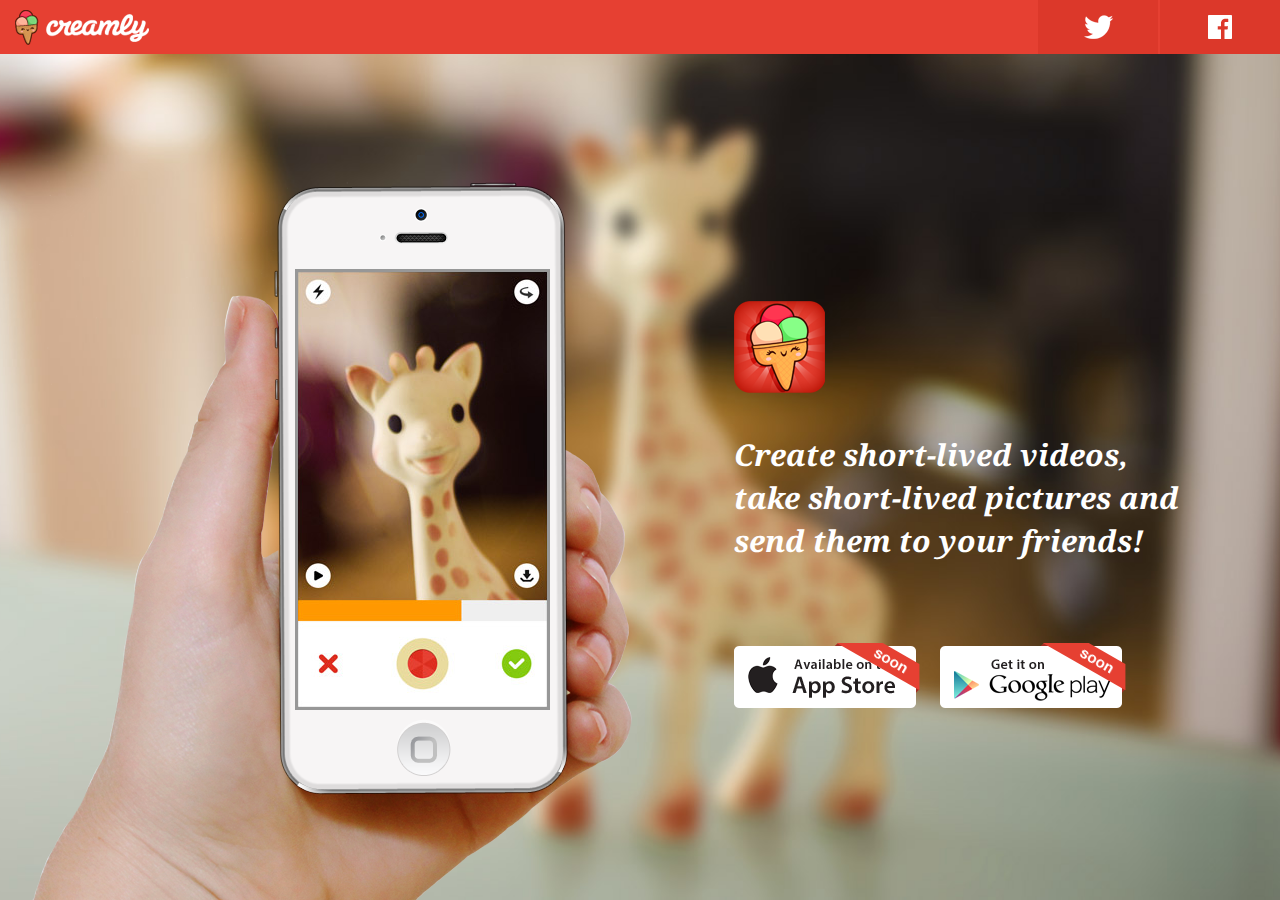
<file: index.html>
<!DOCTYPE html PUBLIC "-//W3C//DTD XHTML 1.0 Transitional//EN" "http://www.w3.org/TR/xhtml1/DTD/xhtml1-transitional.dtd">
<html xmlns="http://www.w3.org/1999/xhtml">
<head>
	<meta http-equiv="Content-Type" content="text/html; charset=utf-8" />
	<title>Creamly :: Take temporary pictures or short videos and share with your friends!</title>
	<link rel="stylesheet" href="css/style.css">
	<link href='http://fonts.googleapis.com/css?family=Droid+Serif:700italic' rel='stylesheet' type='text/css'>
</head>

<body>
<!-- check -->
	<header>
		<div id="logo"></div>
		<div id="share">
			<div id="facebook"></div>
			<div id="twitter"></div>
		</div>
	</header>
	
	<div id="main">
		<div id="phone">
			<div id="screen"></div>
		</div>
		<div id="icon"></div>
		<div id="pitch">Create short-lived videos,<br> take short-lived pictures and<br> send them to your friends!</div>
		<div id="btn">
			<a href="#" id="apple"></a>
			<a href="#" id="google"></a>
		</div>
	</div>
	
</body>
</html>
</file>
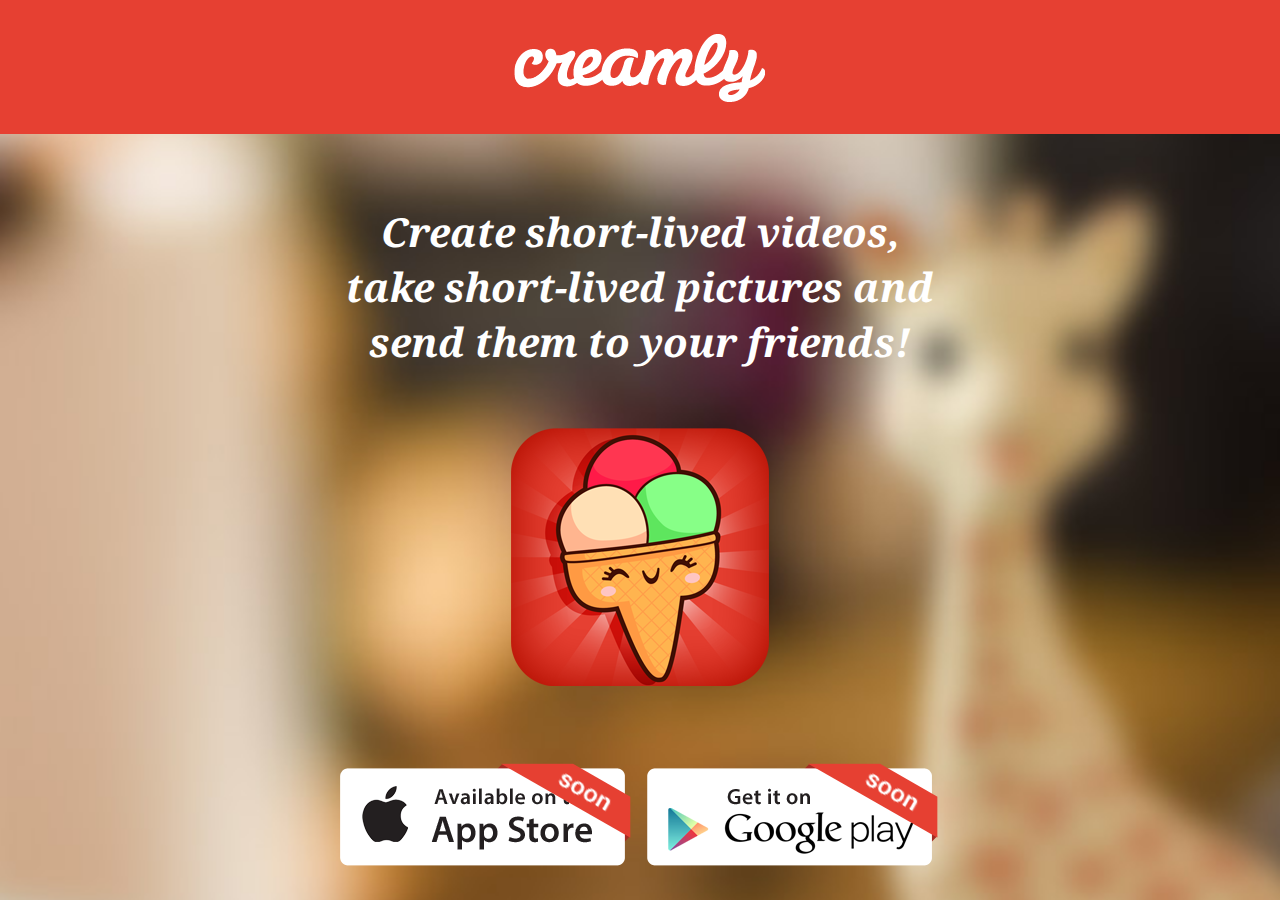
<file: m_index.html>
<!DOCTYPE html PUBLIC "-//W3C//DTD XHTML 1.0 Transitional//EN" "http://www.w3.org/TR/xhtml1/DTD/xhtml1-transitional.dtd">
<html xmlns="http://www.w3.org/1999/xhtml">
<head>
	<meta name="viewport" content="initial-scale=0.5">
	<meta http-equiv="Content-Type" content="text/html; charset=utf-8" />
	<title>Creamly :: Take pictures or short videos and make your friends laugh!</title>
	<link rel="stylesheet" href="css/m_style.css">
	<link href='http://fonts.googleapis.com/css?family=Droid+Serif:700italic' rel='stylesheet' type='text/css'>
</head>

<body>

	<header>
		<div id="logo"></div>
	</header>
	
	<div id="main">
		<div id="pitch">Create short-lived videos,<br> take short-lived pictures and<br> send them to your friends!</div>
		<div id="icon"></div>
		<div id="btn">
			<a href="#" id="apple"></a>
			<a href="#" id="google"></a>
		</div>
	</div>
	
</body>
</html>
</file>
<file: css/style.css>
@charset "utf-8";
/* CSS Document */

body{
	margin:0;
	padding:0;
}

html { 
  background: url(../images/background.jpg) no-repeat center center fixed; 
  -webkit-background-size: cover;
  -moz-background-size: cover;
  -o-background-size: cover;
  background-size: cover;
}
	
header{
	height:54px;
	width:100%;
	top:0;
	background-color:#e64032;
	position:absolute;
	z-index:9;
}

header #logo{
	height:35px;
	width:134px;
	margin:10px 0 0 15px;
	background-image:url('../images/logo.png');
	position:relative;
	float:left;
}

header #share{
	height:54px;
	width:250px;
	position:relative;
	float:right;
}

header #share #twitter{
	height:54px;
	width:120px;
	position:relative;
	float:right;
	background:url('../images/twitter.png') no-repeat center center #dc382a;
	margin-right:2px;
}

header #share #facebook{
	height:54px;
	width:120px;
	position:relative;
	float:right;
	background:url('../images/facebook.png') no-repeat center center #dc382a;
}

header #share #facebook:hover{
	-webkit-transform:translateY(-25px) 1s ease-in;
	-webkit-transition:-webkit-transform 0.5s ease-in; 
}

#main{
	width:1220px;
	height:724px;
	bottom:0;
	position:absolute;
	left: 50%; 
	margin-left: -610px;
}

#main #phone{
	position:relative;
	float:left;
	height:724px;
	width:616px;
	background-image:url('../images/iphone.png');
}

#main #icon{
	position:relative;
	float:left;
	height:92px;
	width:91px;
	background-image:url('../images/icon.png');
	margin:125px 0 0 88px;
}

#main #pitch{
	position:relative;
	float:left;
	height:130px;
	width:450px;
	font-family: 'Droid Serif', serif;
	font-weight:700;
	font-style:italic;
	font-size:30px;
	color:white;
	margin:40px 0 0 88px;
	line-height:43px;
}

#main #btn{
	position:relative;
	float:left;
	height:62px;
	width:400px;
	margin:80px 0 0 88px;
}

#main #apple{
	position:relative;
	float:left;
	height:65px;
	width:186px;
	margin:0 20px 0 0;
	background-image:url('../images/appstore.png');

}

#main #google{
	position:relative;
	float:left;
	height:65px;
	width:186px;
	background-image:url('../images/playstore.png');

}

#main #phone #screen{
	position:relative;
	background-color:pink;
	background:url('../images/capture.jpg') no-repeat center center;
	float:left;
	height:435px;
	width:249px;
	margin: 96px 0 0 268px;
}
</file>
<file: css/m_style.css>
@charset "utf-8";
/* CSS Document */

body{
	margin:0;
	padding:0;
}

html { 
  background: url(../images/m_background.jpg) no-repeat center center fixed; 
  -webkit-background-size: cover;
  -moz-background-size: cover;
  -o-background-size: cover;
  background-size: cover;
}
	
header{
	height:134px;
	width:100%;
	margin-top:0;
	background-color:#e64032;
}

header #logo{
	height:68px;
	width:100%;
	margin:34px auto 0 auto;
	background:url('../images/m_logo.png') center no-repeat;
	position:relative;
	float:left;
}

#main{
	width:100%;
	height:100%;
	margin:20px auto 0 auto;
}

#main #icon{
	position:relative;
	height:258px;
	width:258px;
	background-image:url('../images/m_icon.png');
	margin:94px auto 0 auto;
}

#main #pitch{
	text-align:center;
	position:relative;
	height:130px;
	width:600px;
	font-family: 'Droid Serif', serif;
	font-weight:700;
	font-style:italic;
	font-size:40px;
	color:white;
	margin:70px auto 0 auto;
	line-height:55px;
}

#main #btn{
	position:relative;
	height:62px;
	width:600px;
	margin:92px auto 0 auto;
	bottom:15px;
}

#main #apple{
	position:relative;
	float:left;
	height:103px;
	width:291px;
	margin-right:16px;
	background-image:url('../images/m_appstore.png');

}

#main #google{
	position:relative;
	float:left;
	height:103px;
	width:291px;
	background-image:url('../images/m_playstore.png');
}
</file>
